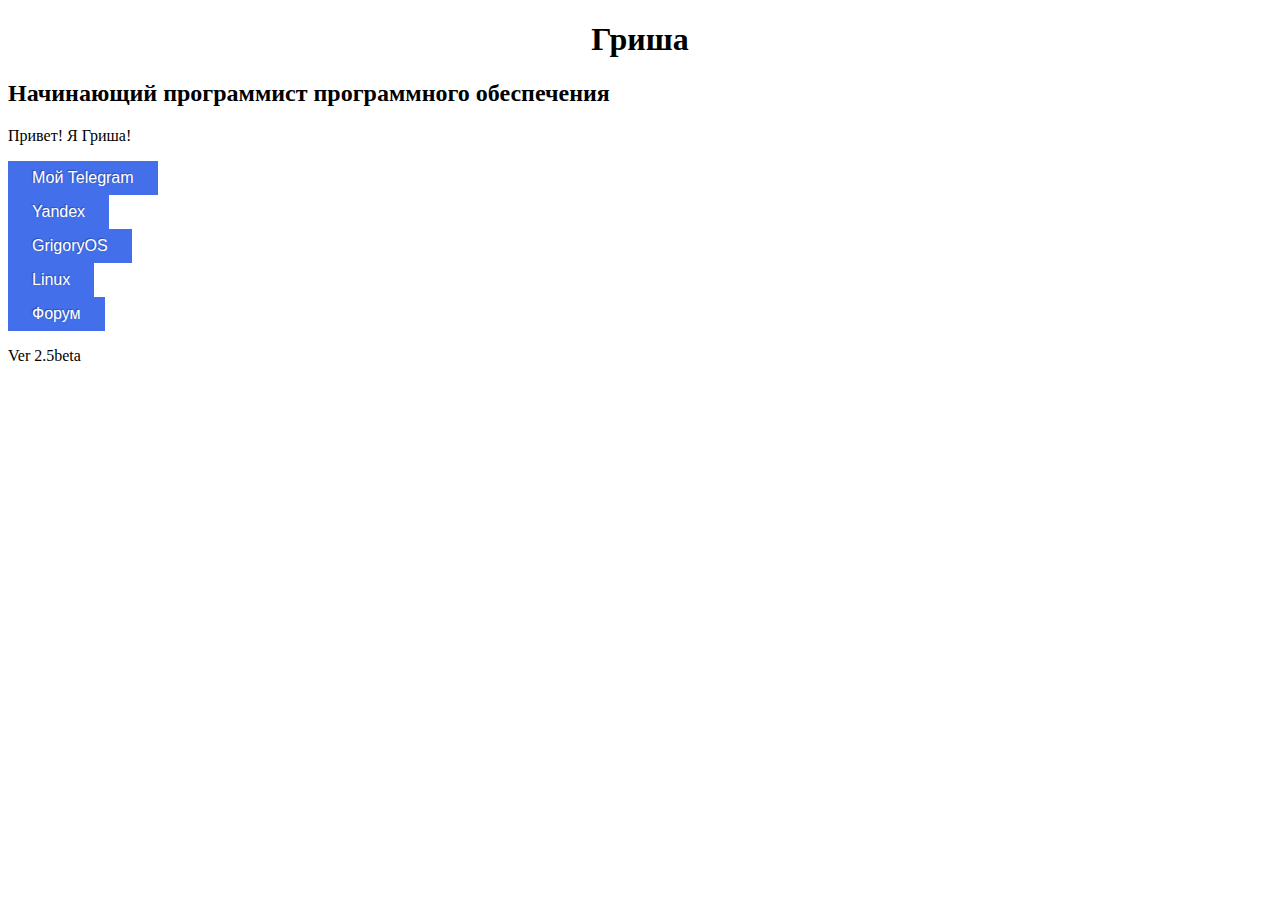
<file: m/index.html>
<!DOCTYPE html>
<html lang="ru">
 <head>
  <meta name="viewport" content="width=device-width, initial-scale=1">
  <title>Гриша - Программист :)</title>
  <meta charset="UTF-8">
  <link rel='stylesheet' href='index.css' />
<link rel="icon" href="icon.png" type="image/x-icon">
<meta name="yandex-verification" content="59ea5cf582c4726b" />
 <script src="//code.jivo.ru/widget/4tzJI11Phh" async></script>

<script>window.yaContextCb=window.yaContextCb||[]</script>
<script src="https://yandex.ru/ads/system/context.js" async></script>
 </head>
 <body>
  <center><h1>Гриша</h1></center>
  <h2>Начинающий программист программного обеспечения </h2>
  <p>Привет! Я Гриша!</p>
  
  <form action="https://t.me/grigoryprogrammist">
    <button  class="btn" type="submit">Мой Telegram</button>
</form>
<form action="http://ya.ru">
  <button  class="btn" type="submit">Yandex</button>
</form>
<form action="/m/grigoryos">
  <button  class="btn" type="submit">GrigoryOS</button>
</form>
<form action="/m/mobileerror">
  <button  class="btn" type="submit">Linux</button>
</form>
<form action="https://grigorylushov.forumgo.net/">
  <button  class="btn" type="submit">Форум</button>
</form>
  <p>Ver 2.5beta</p>
  <!-- Yandex.RTB R-A-14990204-1 -->
<div id="yandex_rtb_R-A-14990204-1"></div>
<script>
window.yaContextCb.push(() => {
    Ya.Context.AdvManager.render({
        "blockId": "R-A-14990204-1",
        "renderTo": "yandex_rtb_R-A-14990204-1"
    })
})
</script>
  <script type=»text/javascript»>

    document.ondragstart = noselect;

    document.onselectstart = noselect;

    document.oncontextmenu = noselect;

    function noselect() {return false;}

</script>
  
</body>
</html>
</file>
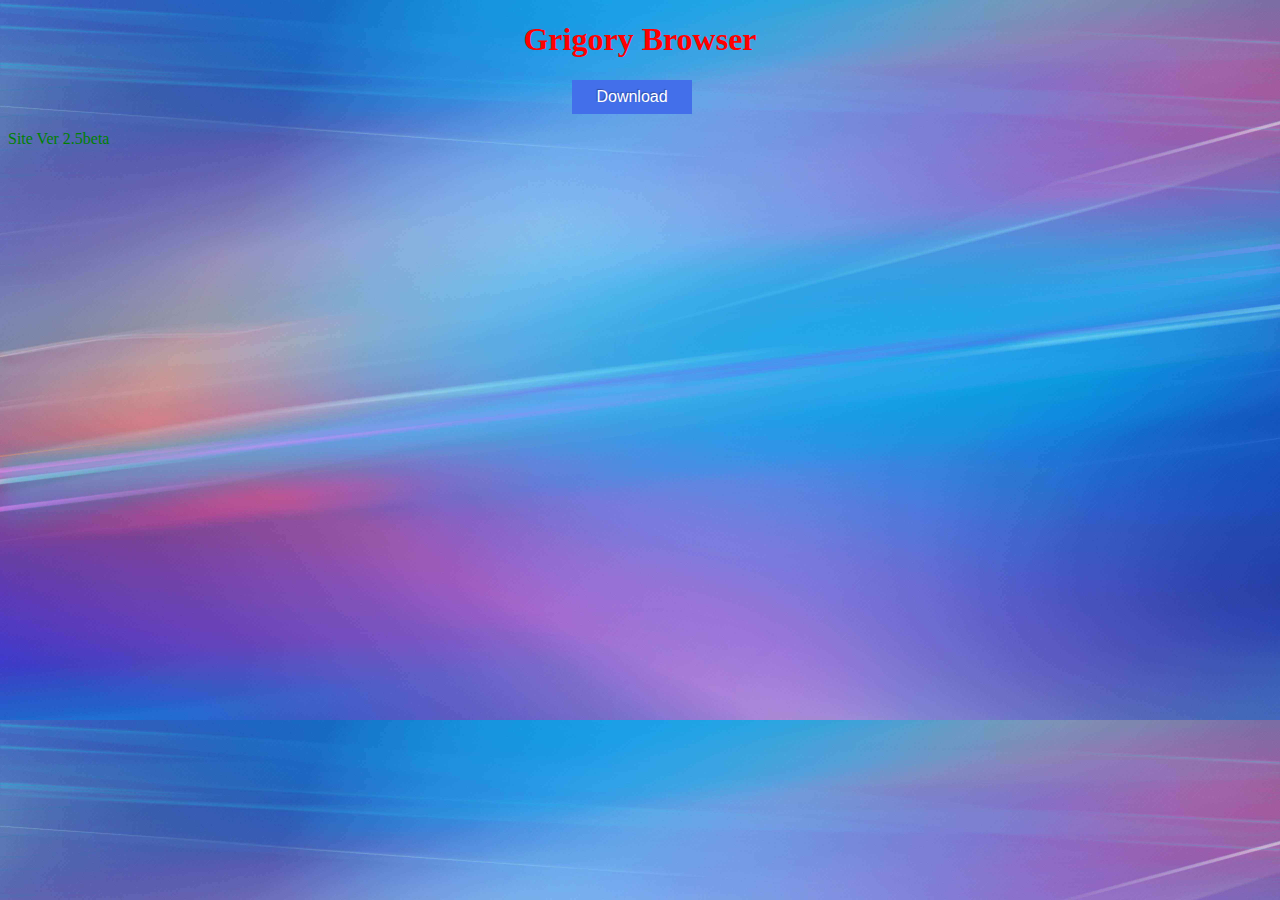
<file: browser.html>
<!DOCTYPE html>
<html lang="ru">
 <head>
   <meta name="viewport" content="width=device-width, initial-scale=1">
  <title>Grigory OS</title>
  <meta charset="UTF-8">
<link rel="icon" href="icon.png" type="image/x-icon">

 <link rel="stylesheet" href="grigoryos.css">
 </head>
 <body>
    <center> <h1>Grigory Browser</h1> </center>
 <center> <form action="https://mega.nz/file/XEtnHBbK#YqQsnEPLKS3h42x37-a8rmSBBbOJvMZoDPulDAYwaAE">
    <button class="btn" type="submit">Download</button>
</form> </center>
  

 
  
  
  
  
  
  
  
  
  
  
  
  
  
  
  
  
  
  
  
  
  
  
  
  
  
  
  
  
  
  
  
  
  
  
  
  
  
  
  
  
  
  
  
  
  
  
  
  
  
  
  
  
  
  
  
  
  
  
  
  
  
  
  
  
   <p>Site Ver 2.5beta</p>
   <script type=»text/javascript»>

      document.ondragstart = noselect;

      document.onselectstart = noselect;

      document.oncontextmenu = noselect;

      function noselect() {return false;}

</script>
<script type='text/javascript'>
   if(window.innerWidth<600)
       location.href='m/';
   </script>
</body>
</html>
</file>
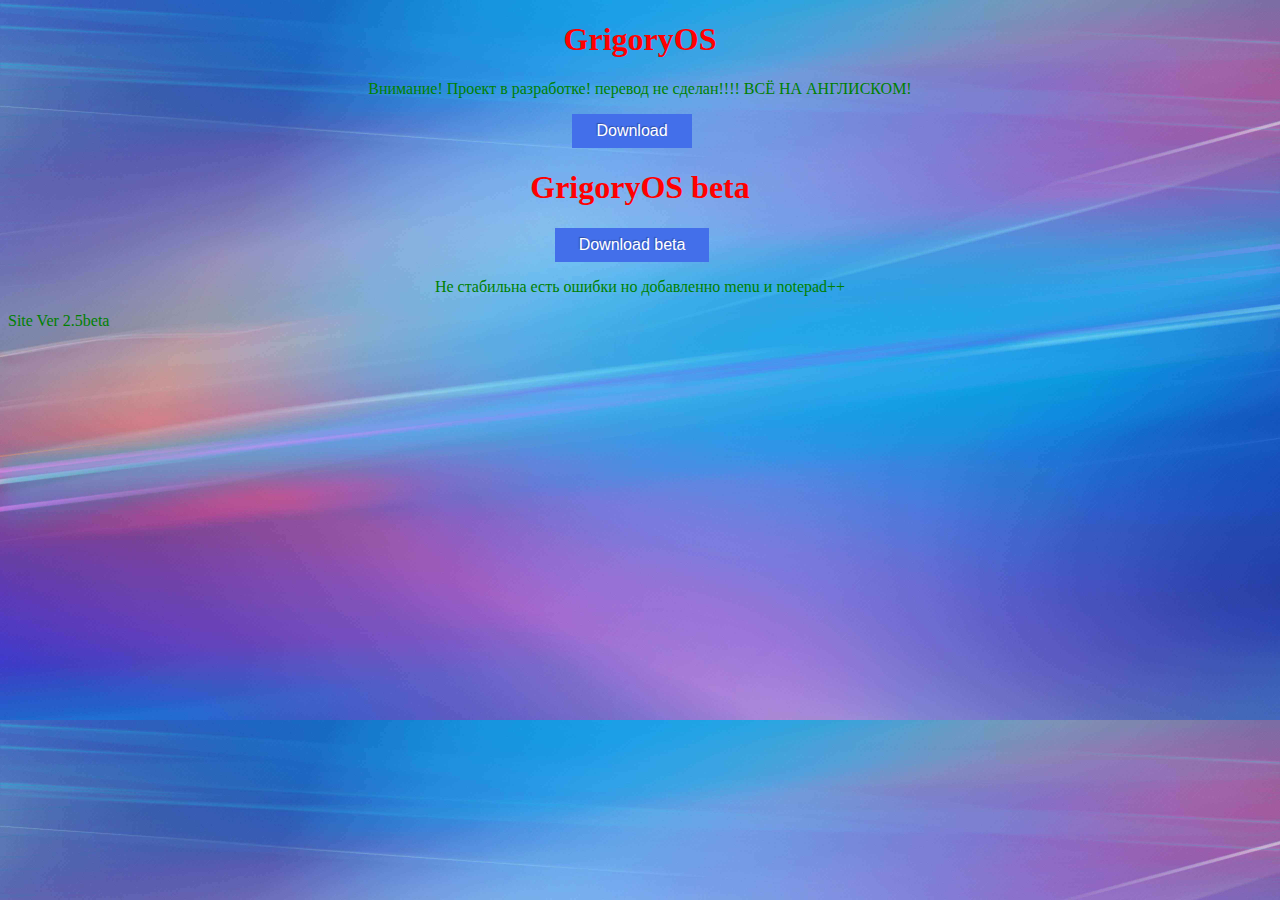
<file: grigoryos.html>
<!DOCTYPE html>
<html lang="ru">
 <head>
  <title>Grigory OS</title>
  <meta charset="UTF-8">
<link rel="icon" href="icon.png" type="image/x-icon">

 <link rel="stylesheet" href="grigoryos.css">
 </head>
 <body>
    <center> <h1>GrigoryOS</h1> </center>
  <p class="right">Внимание! Проект в разработке! перевод не сделан!!!! ВСЁ НА АНГЛИСКОМ!</p>
 <center> <form action="/grigoryos.exe">
    <button class="btn" type="submit">Download</button>
</form> </center>
  <center> <h1>GrigoryOS beta</h1> </center>
 <center <form action="/grigoryosbeta.exe">
    <button class="btn" type="submit">Download beta</button>
</form> </center>
   <p class="right">Не стабильна есть ошибки но добавленно menu и notepad++</p>

 
  
  
  
  
  
  
  
  
  
  
  
  
  
  
  
  
  
  
  
  
  
  
  
  
  
  
  
  
  
  
  
  
  
  
  
  
  
  
  
  
  
  
  
  
  
  
  
  
  
  
  
  
  
  
  
  
  
  
  
  
  
  
  
  
   <p>Site Ver 2.5beta</p>
</body>
</html>
</file>
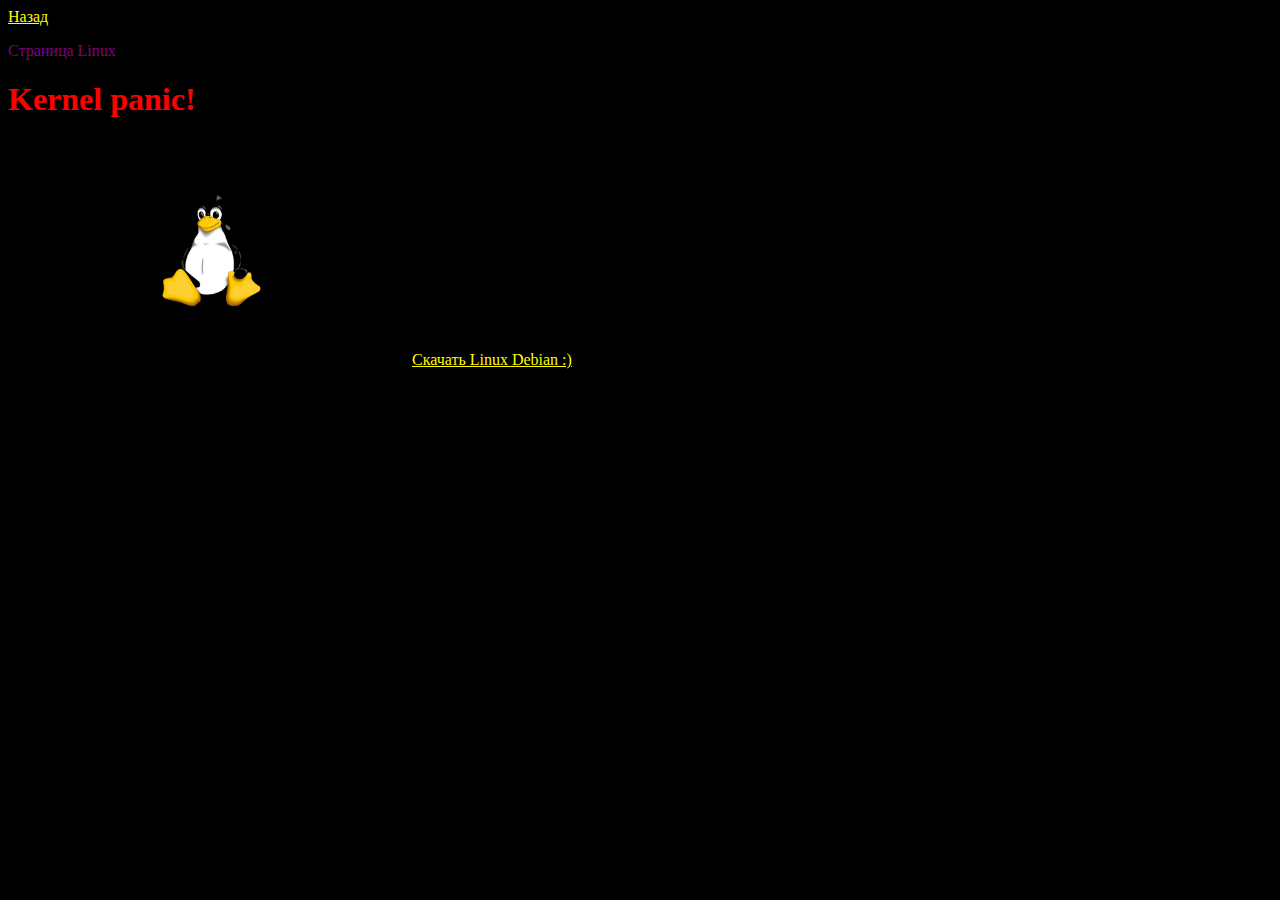
<file: linux.html>
<!DOCTYPE html>
<html lang="ru">
<head>
    <meta charset="UTF-8">
      <title>Гриша - Программист :)</title>
  <style>
      h1 {color: red;}
      p {color: purple;}
      body {background: black }
      a {color: yellow;}
      h2 {color: grey;}
  </style>
 <script src="//code.jivo.ru/widget/4tzJI11Phh" async></script>
</head>
<body>
    <a href="index.html">Назад</a>
    <p>Страница Linux</p>
    <h1>Kernel panic!</h1>
    <img src="linux.jpg" alt="" width="400">
    <a href="https://cdimage.debian.org/debian-cd/current/amd64/iso-cd/debian-12.8.0-amd64-netinst.iso">Скачать Linux Debian :)</a>
</body>
</html>
</file>
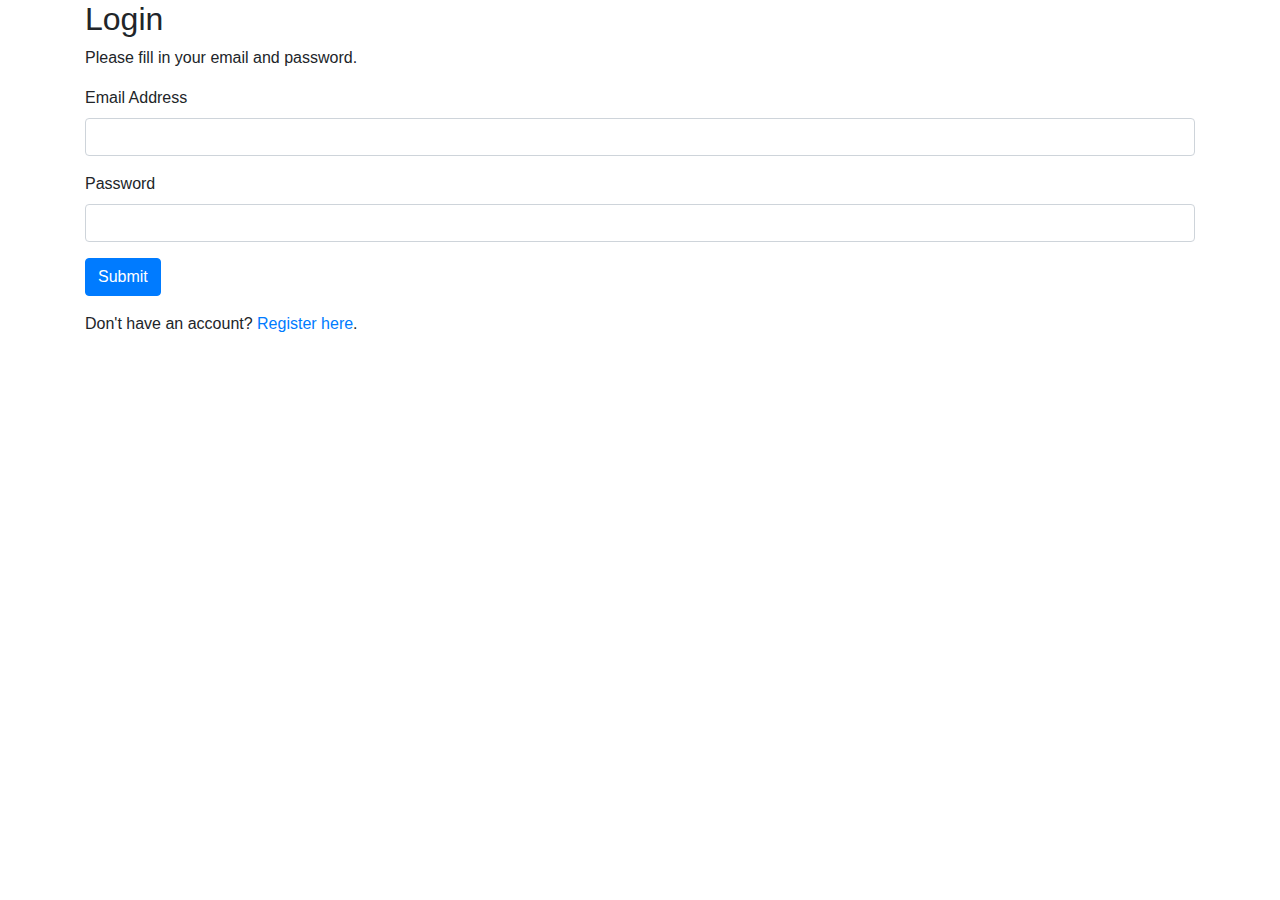
<file: login.html>
<!DOCTYPE html>
<html lang="en">
    <head>
        <meta charset="UTF-8">
        <title>Login</title>
        <link rel="stylesheet" href="https://stackpath.bootstrapcdn.com/bootstrap/4.4.1/css/bootstrap.min.css">
    </head>
    <body>
        <div class="container">
            <div class="row">
                <div class="col-md-12">
                    <h2>Login</h2>
                    <p>Please fill in your email and password.</p>
                    <form action="" method="post">
                        <div class="form-group">
                            <label>Email Address</label>
                            <input type="email" name="email" class="form-control" required />
                        </div>    
                        <div class="form-group">
                            <label>Password</label>
                            <input type="password" name="password" class="form-control" required>
                        </div>
                        <div class="form-group">
                            <input type="submit" name="submit" class="btn btn-primary" value="Submit">
                        </div>
                        <p>Don't have an account? <a href="register.php">Register here</a>.</p>
                    </form>
                </div>
            </div>
        </div>    
    </body>
</html>
</file>
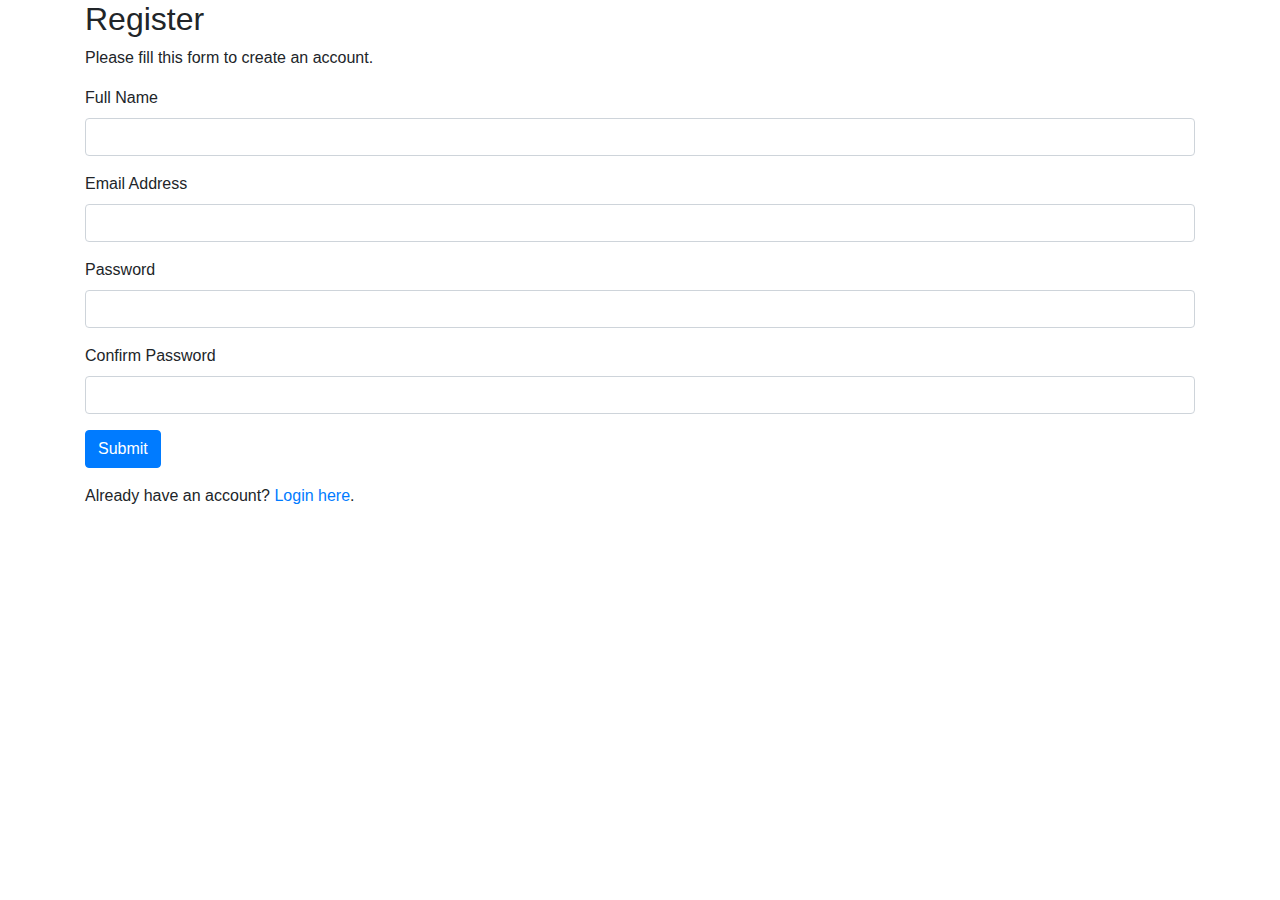
<file: register.html>
<!DOCTYPE html>
<html lang="en">
    <head>
        <meta charset="UTF-8">
        <title>Sign Up</title>
        <link rel="stylesheet" href="https://stackpath.bootstrapcdn.com/bootstrap/4.4.1/css/bootstrap.min.css">
    </head>
    <body>
        <div class="container">
            <div class="row">
                <div class="col-md-12">
                    <h2>Register</h2>
                    <p>Please fill this form to create an account.</p>
                    <form action="" method="post">
                        <div class="form-group">
                            <label>Full Name</label>
                            <input type="text" name="name" class="form-control" required>
                        </div>    
                        <div class="form-group">
                            <label>Email Address</label>
                            <input type="email" name="email" class="form-control" required />
                        </div>    
                        <div class="form-group">
                            <label>Password</label>
                            <input type="password" name="password" class="form-control" required>
                        </div>
                        <div class="form-group">
                            <label>Confirm Password</label>
                            <input type="password" name="confirm_password" class="form-control" required>
                        </div>
                        <div class="form-group">
                            <input type="submit" name="submit" class="btn btn-primary" value="Submit">
                        </div>
                        <p>Already have an account? <a href="login.php">Login here</a>.</p>
                    </form>
                </div>
            </div>
        </div>    
    </body>
</html>
</file>
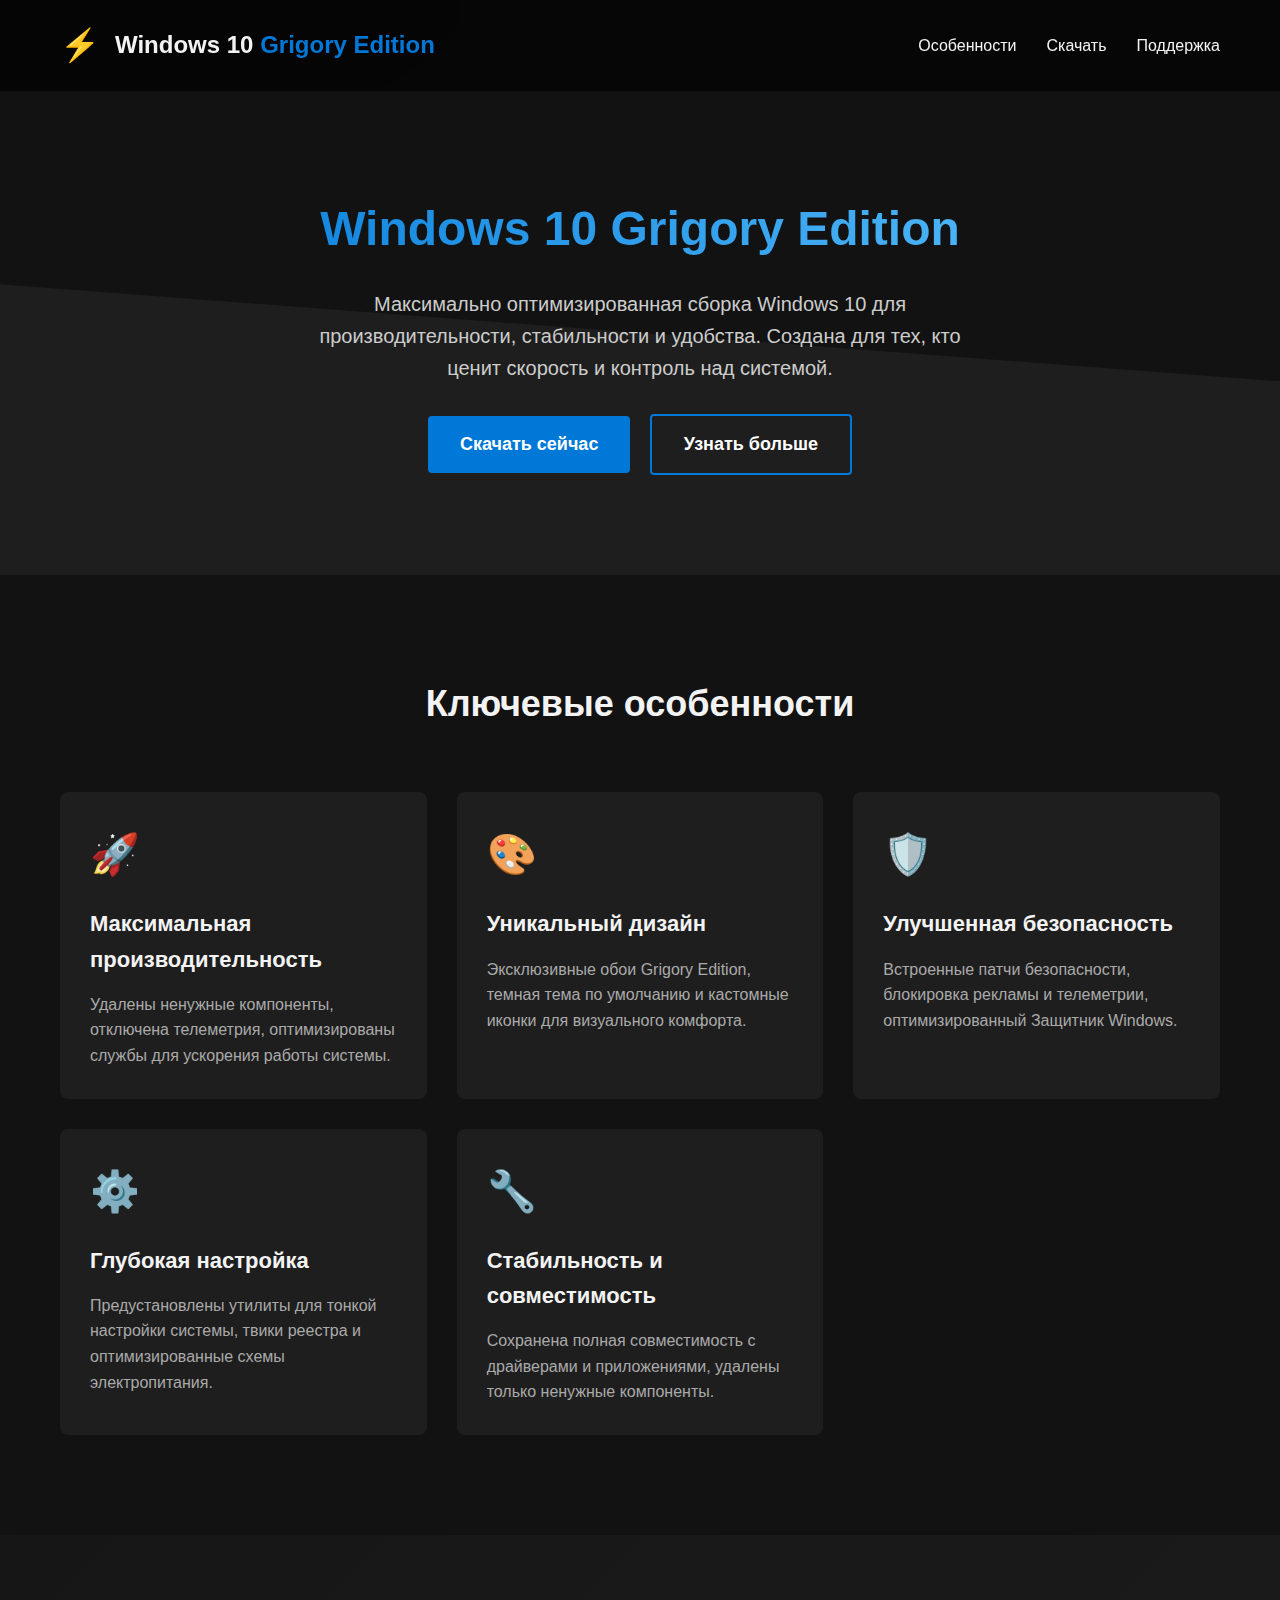
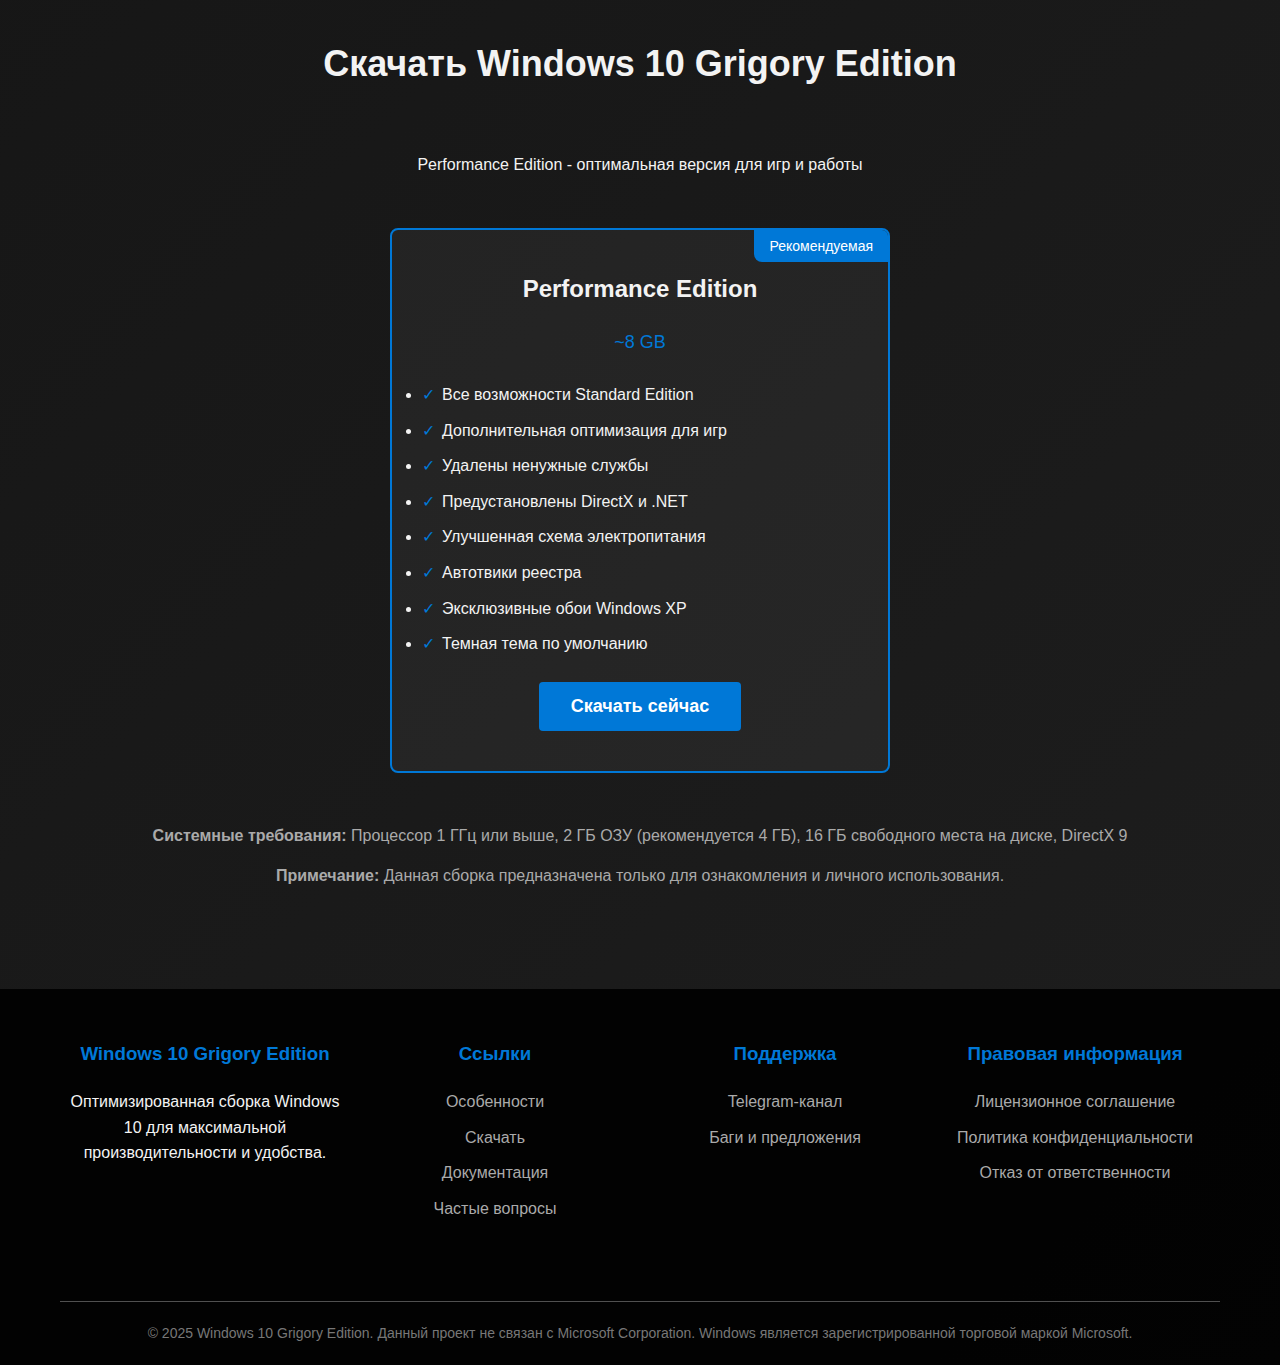
<file: windowsgrigory.html>
<!DOCTYPE html>
<html lang="ru">
<head>
    <meta charset="UTF-8">
    <meta name="viewport" content="width=device-width, initial-scale=1.0">
    <title>Windows 10 Grigory Edition</title>
    <style>
        * {
            margin: 0;
            padding: 0;
            box-sizing: border-box;
            font-family: 'Segoe UI', Tahoma, Geneva, Verdana, sans-serif;
        }

        :root {
            --primary: #0078d7;
            --primary-dark: #106ebe;
            --dark: #1e1e1e;
            --darker: #121212;
            --light: #f3f3f3;
            --gray: #505050;
        }

        body {
            background: linear-gradient(135deg, var(--darker) 0%, var(--dark) 100%);
            color: var(--light);
            line-height: 1.6;
        }

        .container {
            max-width: 1200px;
            margin: 0 auto;
            padding: 0 20px;
        }

        header {
            background-color: rgba(0, 0, 0, 0.7);
            padding: 20px 0;
            position: sticky;
            top: 0;
            z-index: 100;
            backdrop-filter: blur(10px);
        }

        .header-content {
            display: flex;
            justify-content: space-between;
            align-items: center;
        }

        .logo {
            display: flex;
            align-items: center;
            gap: 15px;
        }

        .logo-icon {
            font-size: 32px;
            color: var(--primary);
        }

        .logo-text {
            font-size: 24px;
            font-weight: 600;
        }

        .logo-text span {
            color: var(--primary);
        }

        nav ul {
            display: flex;
            list-style: none;
            gap: 30px;
        }

        nav a {
            color: var(--light);
            text-decoration: none;
            font-weight: 500;
            transition: color 0.3s;
        }

        nav a:hover {
            color: var(--primary);
        }

        .hero {
            padding: 100px 0;
            text-align: center;
            background: url('data:image/svg+xml;utf8,<svg xmlns="http://www.w3.org/2000/svg" viewBox="0 0 1200 800" preserveAspectRatio="none"><rect fill="%23121212" width="1200" height="800"/><path fill="%231e1e1e" d="M0,320L1200,480L1200,800L0,800Z"/></svg>') no-repeat center bottom;
            background-size: cover;
        }

        .hero h1 {
            font-size: 48px;
            margin-bottom: 20px;
            background: linear-gradient(90deg, var(--primary) 0%, #5fc3ff 100%);
            -webkit-background-clip: text;
            background-clip: text;
            color: transparent;
        }

        .hero p {
            font-size: 20px;
            max-width: 700px;
            margin: 0 auto 30px;
            color: #cccccc;
        }

        .btn {
            display: inline-block;
            background-color: var(--primary);
            color: white;
            padding: 14px 32px;
            border-radius: 4px;
            text-decoration: none;
            font-weight: 600;
            font-size: 18px;
            transition: all 0.3s;
            border: none;
            cursor: pointer;
        }

        .btn:hover {
            background-color: var(--primary-dark);
            transform: translateY(-3px);
            box-shadow: 0 10px 20px rgba(0, 0, 0, 0.2);
        }

        .btn-secondary {
            background-color: transparent;
            border: 2px solid var(--primary);
            margin-left: 15px;
        }

        .btn-secondary:hover {
            background-color: rgba(0, 120, 215, 0.1);
        }

        .features {
            padding: 100px 0;
            background-color: var(--darker);
        }

        .section-title {
            text-align: center;
            margin-bottom: 60px;
            font-size: 36px;
        }

        .features-grid {
            display: grid;
            grid-template-columns: repeat(auto-fit, minmax(300px, 1fr));
            gap: 30px;
        }

        .feature-card {
            background-color: rgba(255, 255, 255, 0.05);
            border-radius: 8px;
            padding: 30px;
            transition: transform 0.3s;
        }

        .feature-card:hover {
            transform: translateY(-10px);
            background-color: rgba(255, 255, 255, 0.08);
        }

        .feature-icon {
            font-size: 40px;
            color: var(--primary);
            margin-bottom: 20px;
        }

        .feature-card h3 {
            font-size: 22px;
            margin-bottom: 15px;
        }

        .feature-card p {
            color: #aaaaaa;
        }

        .download-section {
            padding: 100px 0;
            text-align: center;
        }

        .download-options {
            display: flex;
            justify-content: center;
            gap: 30px;
            margin-top: 50px;
        }

        .download-card {
            background-color: rgba(255, 255, 255, 0.05);
            border-radius: 8px;
            padding: 40px 30px;
            position: relative;
            overflow: hidden;
            max-width: 500px;
            width: 100%;
        }

        .download-card {
            border: 2px solid var(--primary);
        }

        .popular-badge {
            position: absolute;
            top: 0;
            right: 0;
            background-color: var(--primary);
            color: white;
            padding: 5px 15px;
            font-size: 14px;
            border-bottom-left-radius: 8px;
        }

        .download-card h3 {
            font-size: 24px;
            margin-bottom: 20px;
        }

        .download-card .size {
            font-size: 18px;
            color: var(--primary);
            margin-bottom: 20px;
            display: block;
        }

        .specs {
            text-align: left;
            margin: 25px 0;
        }

        .specs li {
            margin-bottom: 10px;
            padding-left: 20px;
            position: relative;
        }

        .specs li:before {
            content: "✓";
            color: var(--primary);
            position: absolute;
            left: 0;
        }

        footer {
            background-color: rgba(0, 0, 0, 0.9);
            padding: 50px 0 20px;
            text-align: center;
        }

        .footer-content {
            display: flex;
            justify-content: space-between;
            flex-wrap: wrap;
            margin-bottom: 40px;
        }

        .footer-column {
            flex: 1;
            min-width: 200px;
            margin-bottom: 30px;
        }

        .footer-column h3 {
            margin-bottom: 20px;
            color: var(--primary);
        }

        .footer-column ul {
            list-style: none;
        }

        .footer-column ul li {
            margin-bottom: 10px;
        }

        .footer-column a {
            color: #aaaaaa;
            text-decoration: none;
            transition: color 0.3s;
        }

        .footer-column a:hover {
            color: var(--primary);
        }

        .copyright {
            padding-top: 20px;
            border-top: 1px solid var(--gray);
            color: #777;
            font-size: 14px;
        }

        .modal {
            display: none;
            position: fixed;
            top: 0;
            left: 0;
            width: 100%;
            height: 100%;
            background-color: rgba(0, 0, 0, 0.8);
            z-index: 1000;
            justify-content: center;
            align-items: center;
        }

        .modal-content {
            background-color: var(--dark);
            padding: 40px;
            border-radius: 8px;
            max-width: 500px;
            width: 90%;
            text-align: center;
        }

        .modal h2 {
            margin-bottom: 20px;
            color: var(--primary);
        }

        .modal p {
            margin-bottom: 30px;
            color: #cccccc;
        }

        .close-modal {
            position: absolute;
            top: 20px;
            right: 20px;
            font-size: 24px;
            cursor: pointer;
            color: #aaaaaa;
        }

        @media (max-width: 768px) {
            .header-content {
                flex-direction: column;
                gap: 20px;
            }
            
            nav ul {
                gap: 15px;
            }
            
            .hero h1 {
                font-size: 36px;
            }
            
            .hero p {
                font-size: 18px;
            }
            
            .btn {
                display: block;
                margin: 10px auto;
                width: 80%;
            }
            
            .btn-secondary {
                margin-left: 0;
            }
            
            .download-options {
                flex-direction: column;
                align-items: center;
            }
        }
    </style>
</head>
<body>
    <header>
        <div class="container">
            <div class="header-content">
                <div class="logo">
                    <div class="logo-icon">⚡</div>
                    <div class="logo-text">Windows 10 <span>Grigory Edition</span></div>
                </div>
                <nav>
                    <ul>
                        <li><a href="#features">Особенности</a></li>
                        <li><a href="#download">Скачать</a></li>
                        <li><a href="#support">Поддержка</a></li>
                    </ul>
                </nav>
            </div>
        </div>
    </header>

    <section class="hero">
        <div class="container">
            <h1>Windows 10 Grigory Edition</h1>
            <p>Максимально оптимизированная сборка Windows 10 для производительности, стабильности и удобства. Создана для тех, кто ценит скорость и контроль над системой.</p>
            <a href="#download" class="btn">Скачать сейчас</a>
            <a href="#features" class="btn btn-secondary">Узнать больше</a>
        </div>
    </section>

    <section class="features" id="features">
        <div class="container">
            <h2 class="section-title">Ключевые особенности</h2>
            <div class="features-grid">
                <div class="feature-card">
                    <div class="feature-icon">🚀</div>
                    <h3>Максимальная производительность</h3>
                    <p>Удалены ненужные компоненты, отключена телеметрия, оптимизированы службы для ускорения работы системы.</p>
                </div>
                <div class="feature-card">
                    <div class="feature-icon">🎨</div>
                    <h3>Уникальный дизайн</h3>
                    <p>Эксклюзивные обои Grigory Edition, темная тема по умолчанию и кастомные иконки для визуального комфорта.</p>
                </div>
                <div class="feature-card">
                    <div class="feature-icon">🛡️</div>
                    <h3>Улучшенная безопасность</h3>
                    <p>Встроенные патчи безопасности, блокировка рекламы и телеметрии, оптимизированный Защитник Windows.</p>
                </div>
                <div class="feature-card">
                    <div class="feature-icon">⚙️</div>
                    <h3>Глубокая настройка</h3>
                    <p>Предустановлены утилиты для тонкой настройки системы, твики реестра и оптимизированные схемы электропитания.</p>
                </div>
                <div class="feature-card">
                    <div class="feature-icon">🔧</div>
                    <h3>Стабильность и совместимость</h3>
                    <p>Сохранена полная совместимость с драйверами и приложениями, удалены только ненужные компоненты.</p>
                </div>
                
            </div>
        </div>
    </section>

    <section class="download-section" id="download">
        <div class="container">
            <h2 class="section-title">Скачать Windows 10 Grigory Edition</h2>
            <p>Performance Edition - оптимальная версия для игр и работы</p>
            
            <div class="download-options">
                <div class="download-card">
                    <div class="popular-badge">Рекомендуемая</div>
                    <h3>Performance Edition</h3>
                    <span class="size">~8 GB</span>
                    <ul class="specs">
                        <li>Все возможности Standard Edition</li>
                        <li>Дополнительная оптимизация для игр</li>
                        <li>Удалены ненужные службы</li>
                        <li>Предустановлены DirectX и .NET</li>
                        <li>Улучшенная схема электропитания</li>
                        <li>Автотвики реестра</li>
                        <li>Эксклюзивные обои Windows XP</li>
                        <li>Темная тема по умолчанию</li>
                    </ul>
                    <button class="btn download-btn" data-version="Performance">Скачать сейчас</button>
                </div>
            </div>
            
            <div style="margin-top: 50px; color: #aaaaaa;">
                <p><strong>Системные требования:</strong> Процессор 1 ГГц или выше, 2 ГБ ОЗУ (рекомендуется 4 ГБ), 16 ГБ свободного места на диске, DirectX 9</p>
                <p style="margin-top: 15px;"><strong>Примечание:</strong> Данная сборка предназначена только для ознакомления и личного использования.</p>
            </div>
        </div>
    </section>

    <footer id="support">
        <div class="container">
            <div class="footer-content">
                <div class="footer-column">
                    <h3>Windows 10 Grigory Edition</h3>
                    <p>Оптимизированная сборка Windows 10 для максимальной производительности и удобства.</p>
                </div>
                <div class="footer-column">
                    <h3>Ссылки</h3>
                    <ul>
                        <li><a href="#features">Особенности</a></li>
                        <li><a href="#download">Скачать</a></li>
                        <li><a href="#">Документация</a></li>
                        <li><a href="#">Частые вопросы</a></li>
                    </ul>
                </div>
                <div class="footer-column">
                    <h3>Поддержка</h3>
                    <ul>
                        <li><a href="https://t.me/windowsgrigoryedition" target="_blank">Telegram-канал</a></li>
                        <li><a href="mailto:grigorylushov@gmail.com">Баги и предложения</a></li>
                    </ul>
                </div>
                <div class="footer-column">
                    <h3>Правовая информация</h3>
                    <ul>
                        <li><a href="#">Лицензионное соглашение</a></li>
                        <li><a href="#">Политика конфиденциальности</a></li>
                        <li><a href="#">Отказ от ответственности</a></li>
                    </ul>
                </div>
            </div>
            <div class="copyright">
                <p>© 2025 Windows 10 Grigory Edition. Данный проект не связан с Microsoft Corporation. Windows является зарегистрированной торговой маркой Microsoft.</p>
            </div>
        </div>
    </footer>

    <div class="modal" id="downloadModal">
        <div class="modal-content">
            <span class="close-modal">&times;</span>
            <h2>Подтверждение загрузки</h2>
            <p>Вы собираетесь скачать Windows 10 Grigory Edition Performance Edition.</p>
            <p>Размер файла: <span id="fileSize">~8 GB</span></p>
            <p>Пожалуйста, ознакомьтесь с лицензионным соглашением перед использованием.</p>
            <div style="margin-top: 30px;">
                <button class="btn" id="confirmDownload">Начать загрузку</button>
                <button class="btn btn-secondary" id="cancelDownload">Отмена</button>
            </div>
        </div>
    </div>

    <script>
        document.addEventListener('DOMContentLoaded', function() {
            const downloadBtns = document.querySelectorAll('.download-btn');
            const modal = document.getElementById('downloadModal');
            const closeModal = document.querySelector('.close-modal');
            const cancelDownload = document.getElementById('cancelDownload');
            const confirmDownload = document.getElementById('confirmDownload');
            const fileSize = document.getElementById('fileSize');
            
            downloadBtns.forEach(btn => {
                btn.addEventListener('click', function() {
                    fileSize.textContent = '~8 GB';
                    modal.style.display = 'flex';
                });
            });
            
            closeModal.addEventListener('click', function() {
                modal.style.display = 'none';
            });
            
            cancelDownload.addEventListener('click', function() {
                modal.style.display = 'none';
            });
            
            confirmDownload.addEventListener('click', function() {
                // Показываем alert
                
                alert('Начинается загрузка Windows 10 Grigory Edition Performance Edition!\n\nФайл будет сохранен в папке "Загрузки".');
                
                // Здесь можно добавить реальную ссылку для скачивания
                window.open('https://drive.usercontent.google.com/download?id=1Hb94tF3JOfyhK6nmKLlbNWT3y-b_5VRw&export=download&authuser=0', '_blank');
                
                modal.style.display = 'none';
            });
            
            // Закрытие модального окна при клике вне его
            window.addEventListener('click', function(event) {
                if (event.target === modal) {
                    modal.style.display = 'none';
                }
            });
        });
    </script>
</body>
</html>
</file>
<file: m/index.css>
@keyframes bg-color { 
    0% { 
      background-color: rgb(0, 255, 21); 
    } 
    25% {
        background-color: rgb(229, 255, 0); 
    }
    50% { 
        background-color: rgb(0, 47, 255); 
    } 
    100% { 
        background-color: rgb(0, 255, 21); 
    } 
  } 
  body { 
    animation: bg-color 2s ease-in-out infinite; 
  }
  
.btn {
    padding: 0.5em 1.5em; 
    background-color: #436fea; 
    color: #fff; 
    border: none; 
    font-size: 1em; 
    text-shadow: -1px -1px 1px rgba(0, 0, 0, 0.3); 
    margin-right: 1rem; 
    transition: background-color 0.4s, box-shadow 0.2s 0.3s;
   }
   .btn:hover {
    background-color: #4f74db; 
    box-shadow: 0 0 0 2px #0bc8e9, 0 0 0 4px #4d74e0; 
   }
</file>
<file: grigoryos.css>
.btn {
    padding: 0.5em 1.5em; 
    background-color: #436fea; 
    color: #fff; 
    border: none; 
    font-size: 1em; 
    text-shadow: -1px -1px 1px rgba(0, 0, 0, 0.3); 
    margin-right: 1rem; 
    transition: background-color 0.4s, box-shadow 0.2s 0.3s;
   }
   .btn:hover {
    background-color: #4f74db; 
    box-shadow: 0 0 0 2px #0bc8e9, 0 0 0 4px #4d74e0; 
   }

h1 {color: red;}
p {color: green; }
a {color: purple;}
.right {
    text-align: center;
    }
    body {
        -moz-user-select: none;
            
        -webkit-user-select: none;
    
        -ms-user-select: none;
    
        -o-user-select: none;
    
        user-select: none;
        background-image: url(grigoryos.jpg);
      
       background-size: 100%;
           }
</file>
